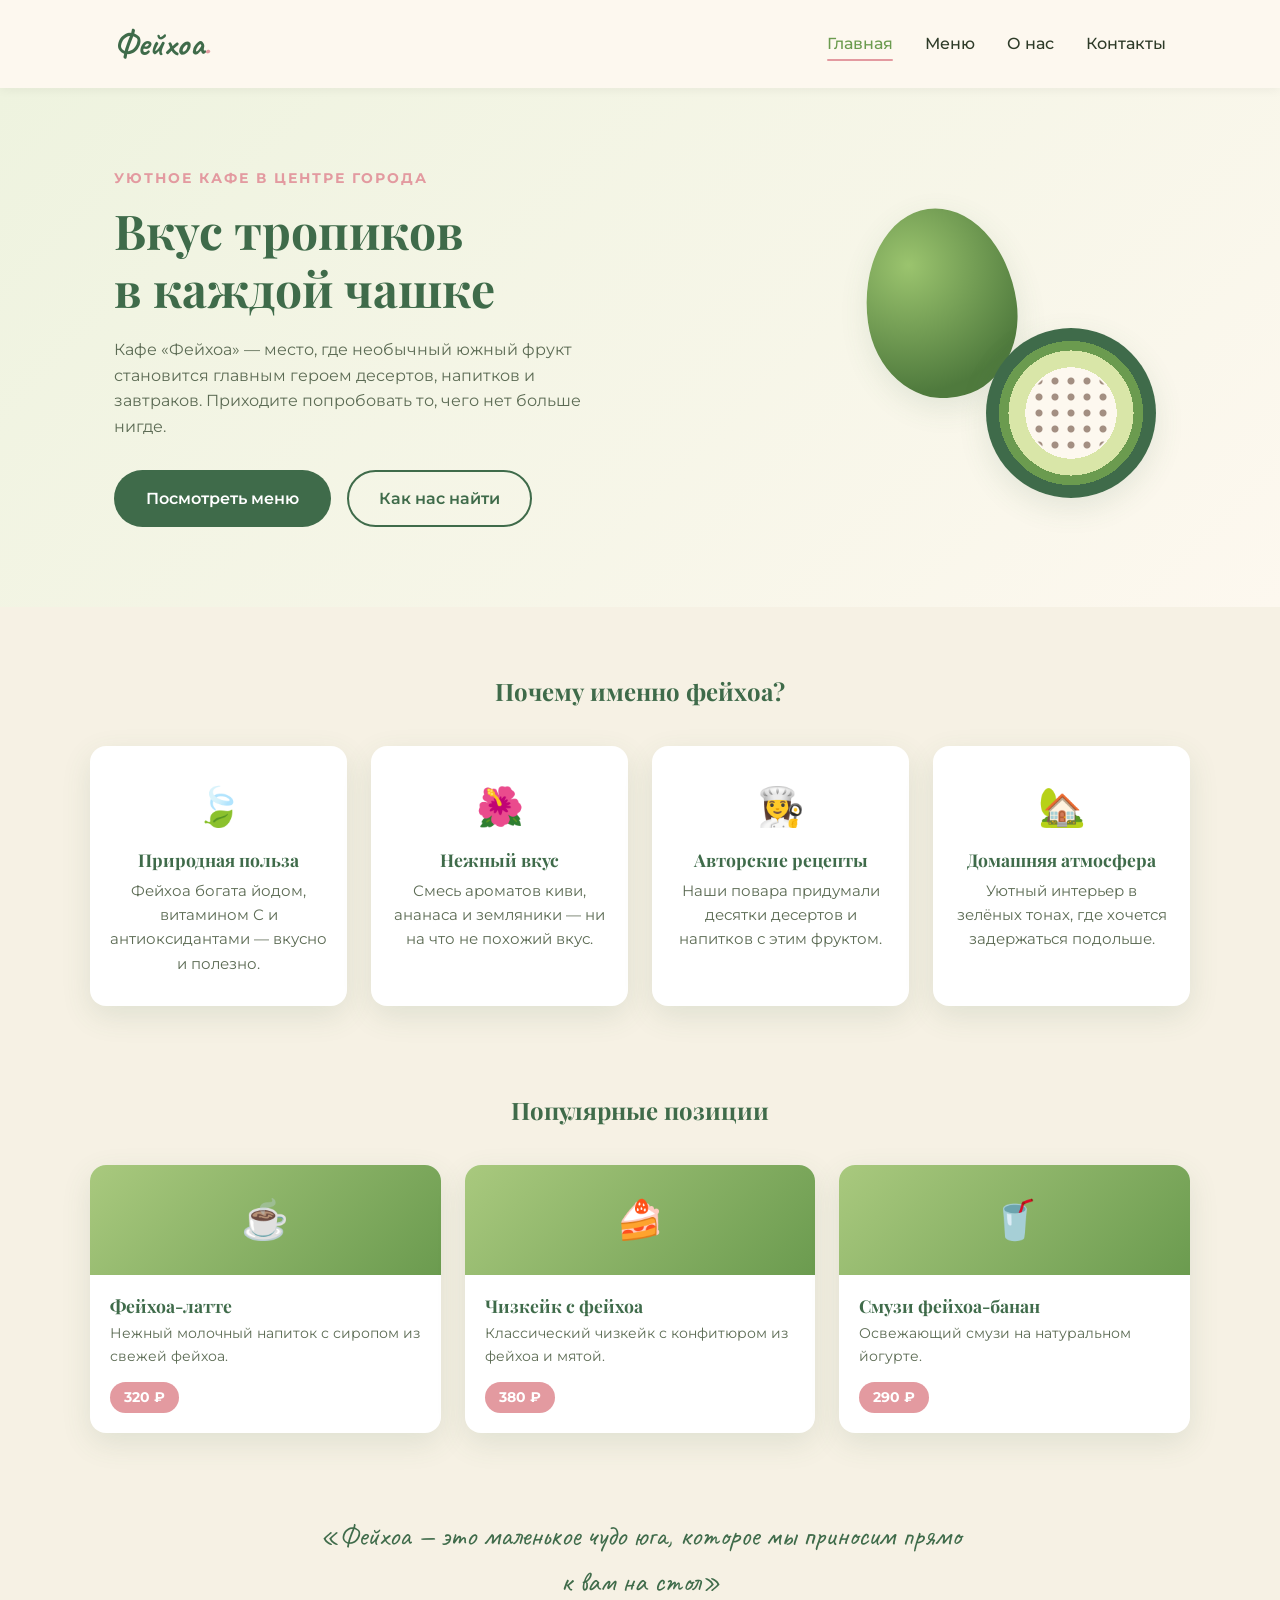
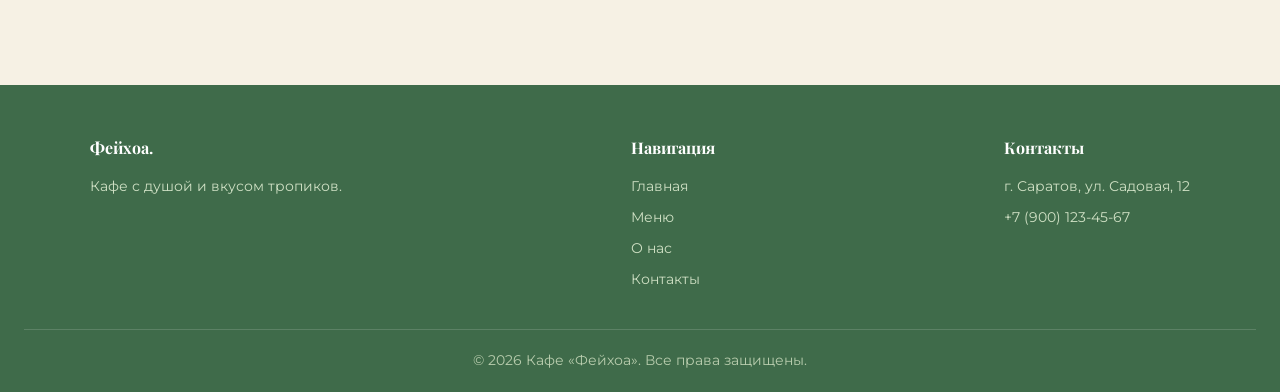
<file: index.html>
<!DOCTYPE html>
<html lang="ru">
<head>
<meta charset="UTF-8">
<meta name="viewport" content="width=device-width, initial-scale=1.0">
<title>Кафе «Фейхоа» — Главная</title>
<link rel="stylesheet" href="style.css">
</head>
<body>

<header class="site-header">
  <div class="header-inner">
    <a href="index.html" class="logo">Фейхоа<span class="logo-dot">.</span></a>
    <nav class="main-nav">
      <ul>
        <li><a href="index.html" class="active">Главная</a></li>
        <li><a href="menu.html">Меню</a></li>
        <li><a href="about.html">О нас</a></li>
        <li><a href="contacts.html">Контакты</a></li>
      </ul>
    </nav>
  </div>
</header>

<section class="hero">
  <div class="container hero-inner">
    <div class="hero-text">
      <p class="eyebrow">Уютное кафе в центре города</p>
      <h1>Вкус тропиков<br>в каждой чашке</h1>
      <p class="hero-desc">Кафе «Фейхоа» — место, где необычный южный фрукт становится главным героем десертов, напитков и завтраков. Приходите попробовать то, чего нет больше нигде.</p>
      <div class="hero-buttons">
        <a href="menu.html" class="btn btn-primary">Посмотреть меню</a>
        <a href="contacts.html" class="btn btn-outline">Как нас найти</a>
      </div>
    </div>
    <div class="hero-fruit">
      <div class="fruit-whole"></div>
      <div class="fruit-cut"></div>
    </div>
  </div>
</section>

<section class="features">
  <h2>Почему именно фейхоа?</h2>
  <div class="features-grid">
    <div class="feature-card">
      <span class="feature-icon">🍃</span>
      <h3>Природная польза</h3>
      <p>Фейхоа богата йодом, витамином С и антиоксидантами — вкусно и полезно.</p>
    </div>
    <div class="feature-card">
      <span class="feature-icon">🌺</span>
      <h3>Нежный вкус</h3>
      <p>Смесь ароматов киви, ананаса и земляники — ни на что не похожий вкус.</p>
    </div>
    <div class="feature-card">
      <span class="feature-icon">👩‍🍳</span>
      <h3>Авторские рецепты</h3>
      <p>Наши повара придумали десятки десертов и напитков с этим фруктом.</p>
    </div>
    <div class="feature-card">
      <span class="feature-icon">🏡</span>
      <h3>Домашняя атмосфера</h3>
      <p>Уютный интерьер в зелёных тонах, где хочется задержаться подольше.</p>
    </div>
  </div>
</section>

<section class="menu-preview">
  <h2 class="section-title">Популярные позиции</h2>
  <div class="preview-grid">
    <div class="dish-card">
      <div class="dish-thumb">☕</div>
      <div class="dish-body">
        <h3>Фейхоа-латте</h3>
        <p>Нежный молочный напиток с сиропом из свежей фейхоа.</p>
        <span class="dish-price">320 ₽</span>
      </div>
    </div>
    <div class="dish-card">
      <div class="dish-thumb">🍰</div>
      <div class="dish-body">
        <h3>Чизкейк с фейхоа</h3>
        <p>Классический чизкейк с конфитюром из фейхоа и мятой.</p>
        <span class="dish-price">380 ₽</span>
      </div>
    </div>
    <div class="dish-card">
      <div class="dish-thumb">🥤</div>
      <div class="dish-body">
        <h3>Смузи фейхоа-банан</h3>
        <p>Освежающий смузи на натуральном йогурте.</p>
        <span class="dish-price">290 ₽</span>
      </div>
    </div>
  </div>
</section>

<p class="quote">«Фейхоа — это маленькое чудо юга, которое мы приносим прямо к вам на стол»</p>

<footer class="site-footer">
  <div class="footer-inner">
    <div class="footer-col">
      <h4>Фейхоа.</h4>
      <p>Кафе с душой и вкусом тропиков.</p>
    </div>
    <div class="footer-col">
      <h4>Навигация</h4>
      <a href="index.html">Главная</a>
      <a href="menu.html">Меню</a>
      <a href="about.html">О нас</a>
      <a href="contacts.html">Контакты</a>
    </div>
    <div class="footer-col">
      <h4>Контакты</h4>
      <p>г. Саратов, ул. Садовая, 12</p>
      <p>+7 (900) 123-45-67</p>
    </div>
  </div>
  <div class="footer-bottom">© 2026 Кафе «Фейхоа». Все права защищены.</div>
</footer>

</body>
</html>
</file>
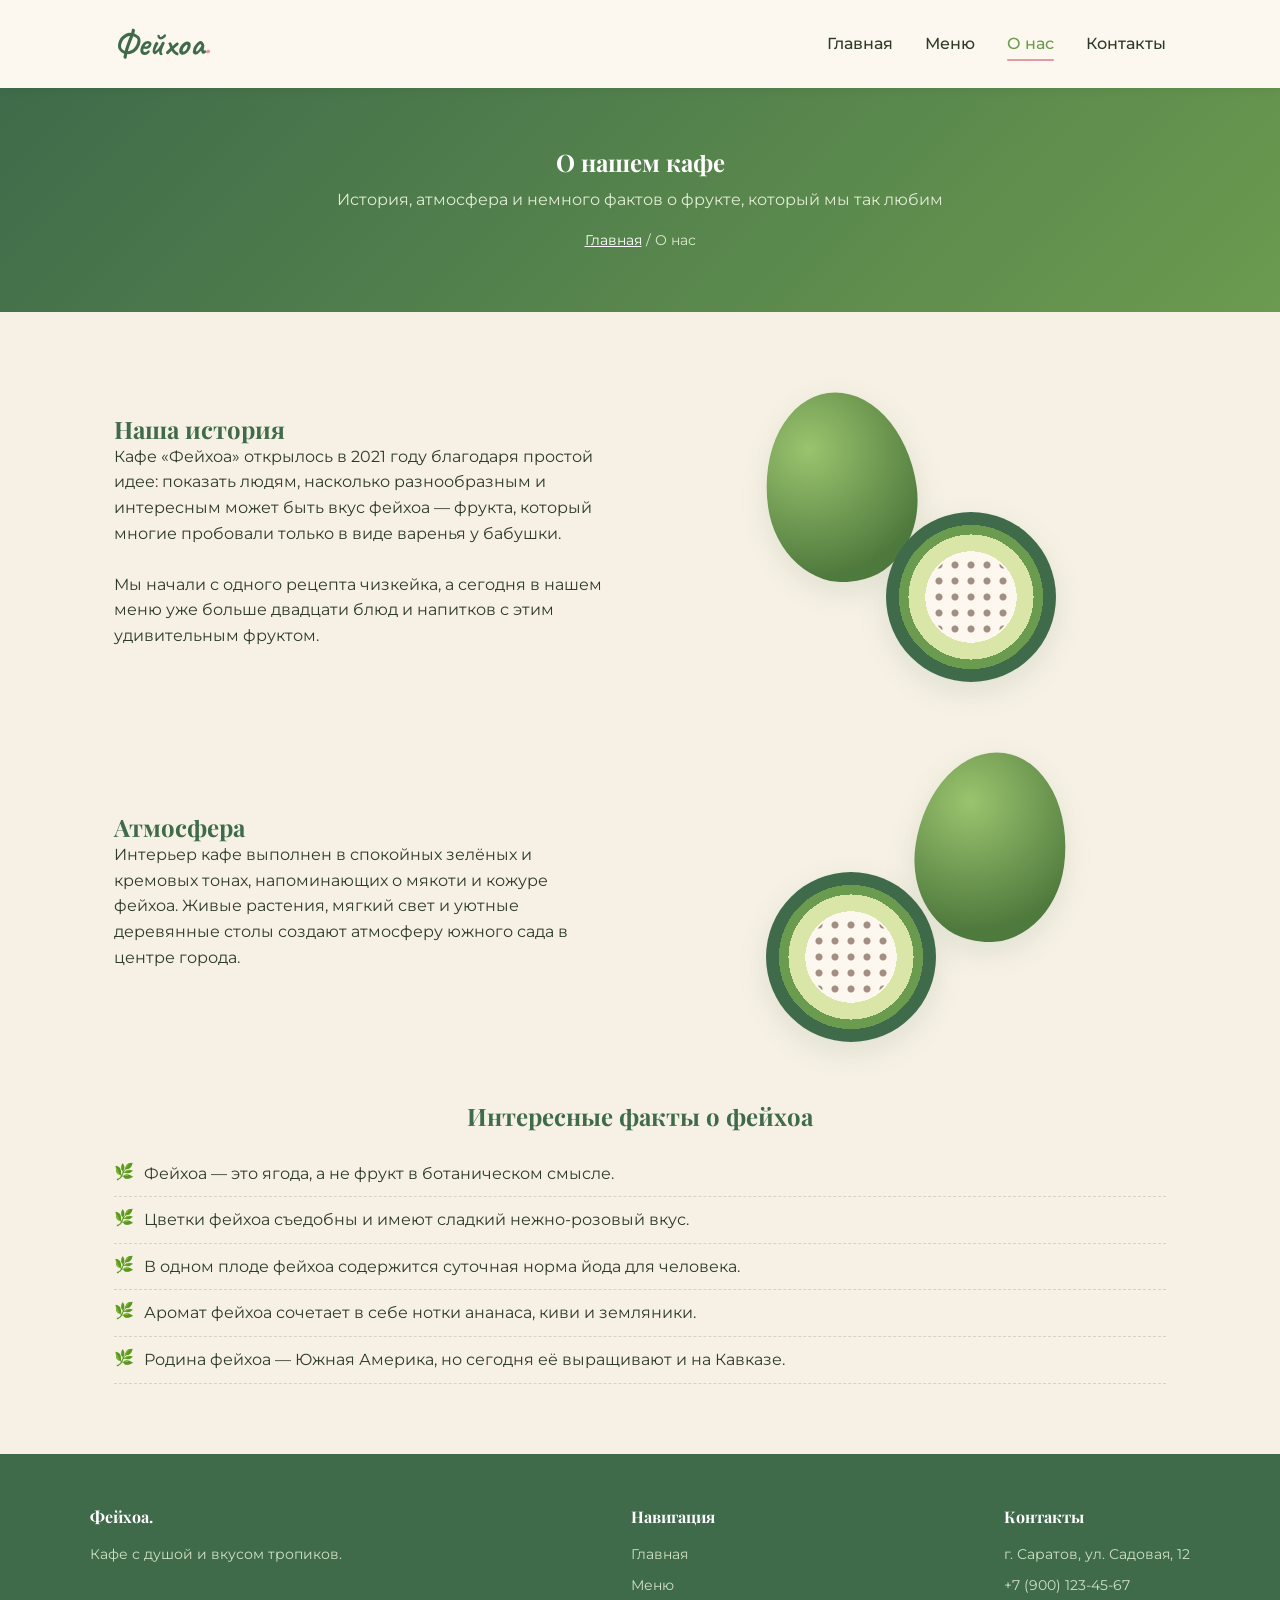
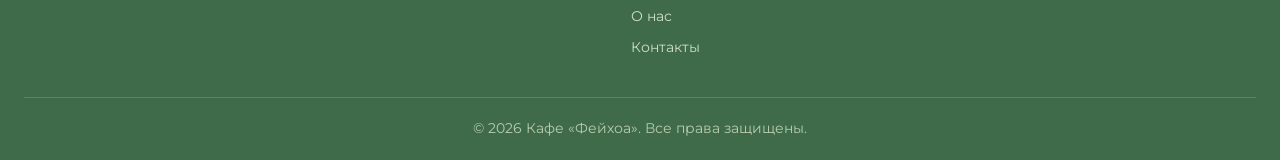
<file: about.html>
<!DOCTYPE html>
<html lang="ru">
<head>
<meta charset="UTF-8">
<meta name="viewport" content="width=device-width, initial-scale=1.0">
<title>Кафе «Фейхоа» — О нас</title>
<link rel="stylesheet" href="style.css">
</head>
<body>

<header class="site-header">
  <div class="header-inner">
    <a href="index.html" class="logo">Фейхоа<span class="logo-dot">.</span></a>
    <nav class="main-nav">
      <ul>
        <li><a href="index.html">Главная</a></li>
        <li><a href="menu.html">Меню</a></li>
        <li><a href="about.html" class="active">О нас</a></li>
        <li><a href="contacts.html">Контакты</a></li>
      </ul>
    </nav>
  </div>
</header>

<section class="page-header">
  <h1>О нашем кафе</h1>
  <p>История, атмосфера и немного фактов о фрукте, который мы так любим</p>
  <div class="breadcrumb"><a href="index.html">Главная</a> / О нас</div>
</section>

<section class="about-section">
  <div class="about-grid">
    <div>
      <h2>Наша история</h2>
      <p>Кафе «Фейхоа» открылось в 2021 году благодаря простой идее: показать людям, насколько разнообразным и интересным может быть вкус фейхоа — фрукта, который многие пробовали только в виде варенья у бабушки.</p><br>
      <p>Мы начали с одного рецепта чизкейка, а сегодня в нашем меню уже больше двадцати блюд и напитков с этим удивительным фруктом.</p>
    </div>
    <div class="about-visual">
      <div class="hero-fruit">
        <div class="fruit-whole"></div>
        <div class="fruit-cut"></div>
      </div>
    </div>
  </div>

  <div class="about-grid">
    <div class="about-visual" style="order:2;">
      <div class="hero-fruit">
        <div class="fruit-cut" style="left:0; right:auto;"></div>
        <div class="fruit-whole" style="left:auto; right:0; transform:rotate(8deg);"></div>
      </div>
    </div>
    <div>
      <h2>Атмосфера</h2>
      <p>Интерьер кафе выполнен в спокойных зелёных и кремовых тонах, напоминающих о мякоти и кожуре фейхоа. Живые растения, мягкий свет и уютные деревянные столы создают атмосферу южного сада в центре города.</p>
    </div>
  </div>

  <h2 style="text-align:center; margin-bottom:10px;">Интересные факты о фейхоа</h2>
  <ul class="facts-list">
    <li>Фейхоа — это ягода, а не фрукт в ботаническом смысле.</li>
    <li>Цветки фейхоа съедобны и имеют сладкий нежно-розовый вкус.</li>
    <li>В одном плоде фейхоа содержится суточная норма йода для человека.</li>
    <li>Аромат фейхоа сочетает в себе нотки ананаса, киви и земляники.</li>
    <li>Родина фейхоа — Южная Америка, но сегодня её выращивают и на Кавказе.</li>
  </ul>
</section>

<footer class="site-footer">
  <div class="footer-inner">
    <div class="footer-col">
      <h4>Фейхоа.</h4>
      <p>Кафе с душой и вкусом тропиков.</p>
    </div>
    <div class="footer-col">
      <h4>Навигация</h4>
      <a href="index.html">Главная</a>
      <a href="menu.html">Меню</a>
      <a href="about.html">О нас</a>
      <a href="contacts.html">Контакты</a>
    </div>
    <div class="footer-col">
      <h4>Контакты</h4>
      <p>г. Саратов, ул. Садовая, 12</p>
      <p>+7 (900) 123-45-67</p>
    </div>
  </div>
  <div class="footer-bottom">© 2026 Кафе «Фейхоа». Все права защищены.</div>
</footer>

</body>
</html>
</file>
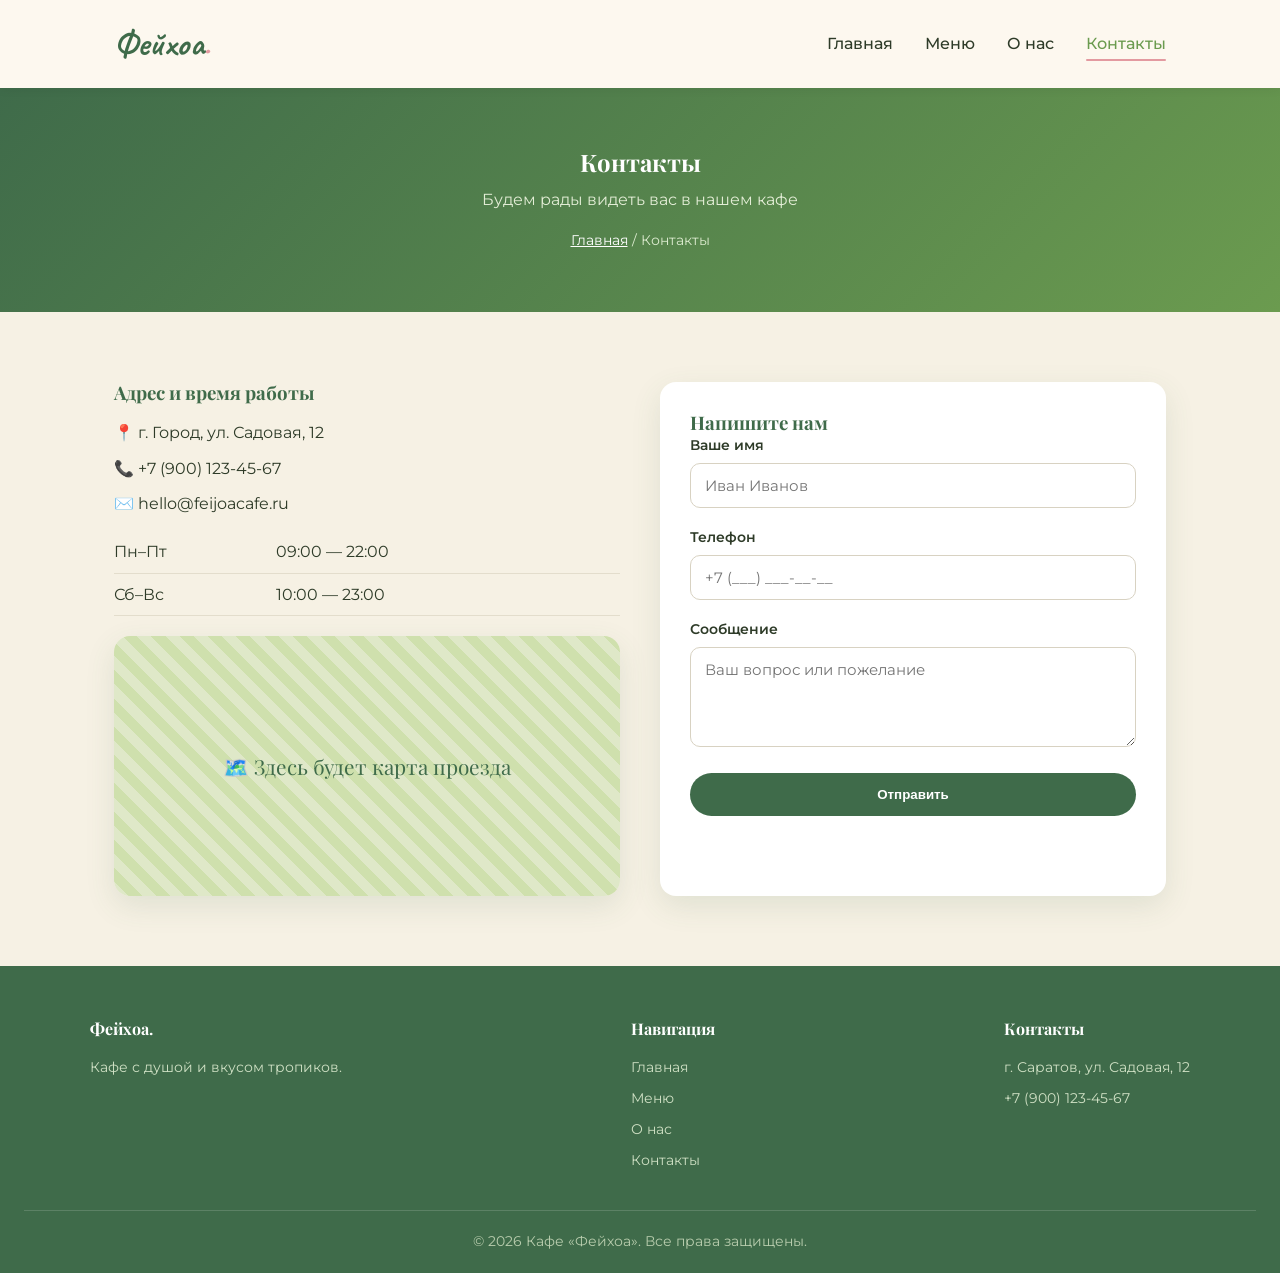
<file: contacts.html>
<!DOCTYPE html>
<html lang="ru">
<head>
<meta charset="UTF-8">
<meta name="viewport" content="width=device-width, initial-scale=1.0">
<title>Кафе «Фейхоа» — Контакты</title>
<link rel="stylesheet" href="style.css">
</head>
<body>

<header class="site-header">
  <div class="header-inner">
    <a href="index.html" class="logo">Фейхоа<span class="logo-dot">.</span></a>
    <nav class="main-nav">
      <ul>
        <li><a href="index.html">Главная</a></li>
        <li><a href="menu.html">Меню</a></li>
        <li><a href="about.html">О нас</a></li>
        <li><a href="contacts.html" class="active">Контакты</a></li>
      </ul>
    </nav>
  </div>
</header>

<section class="page-header">
  <h1>Контакты</h1>
  <p>Будем рады видеть вас в нашем кафе</p>
  <div class="breadcrumb"><a href="index.html">Главная</a> / Контакты</div>
</section>

<section class="contacts-grid">
  <div class="contact-info">
    <h3>Адрес и время работы</h3>
    <p>📍 г. Город, ул. Садовая, 12</p>
    <p>📞 +7 (900) 123-45-67</p>
    <p>✉️ hello@feijoacafe.ru</p>

    <table class="hours-table">
      <tr><td>Пн–Пт</td><td>09:00 — 22:00</td></tr>
      <tr><td>Сб–Вс</td><td>10:00 — 23:00</td></tr>
    </table>

    <div class="map-placeholder">🗺️ Здесь будет карта проезда</div>
  </div>

  <div class="contact-form">
    <h3>Напишите нам</h3>
    <form action="#" method="post">
      <div class="form-group">
        <label for="name">Ваше имя</label>
        <input type="text" id="name" name="name" placeholder="Иван Иванов">
      </div>
      <div class="form-group">
        <label for="phone">Телефон</label>
        <input type="tel" id="phone" name="phone" placeholder="+7 (___) ___-__-__">
      </div>
      <div class="form-group">
        <label for="message">Сообщение</label>
        <textarea id="message" name="message" placeholder="Ваш вопрос или пожелание"></textarea>
      </div>
      <button type="submit" class="btn btn-primary" style="width:100%; border:none; cursor:pointer;">Отправить</button>
    </form>
  </div>
</section>

<footer class="site-footer">
  <div class="footer-inner">
    <div class="footer-col">
      <h4>Фейхоа.</h4>
      <p>Кафе с душой и вкусом тропиков.</p>
    </div>
    <div class="footer-col">
      <h4>Навигация</h4>
      <a href="index.html">Главная</a>
      <a href="menu.html">Меню</a>
      <a href="about.html">О нас</a>
      <a href="contacts.html">Контакты</a>
    </div>
    <div class="footer-col">
      <h4>Контакты</h4>
      <p>г. Саратов, ул. Садовая, 12</p>
      <p>+7 (900) 123-45-67</p>
    </div>
  </div>
  <div class="footer-bottom">© 2026 Кафе «Фейхоа». Все права защищены.</div>
</footer>

</body>
</html>
</file>
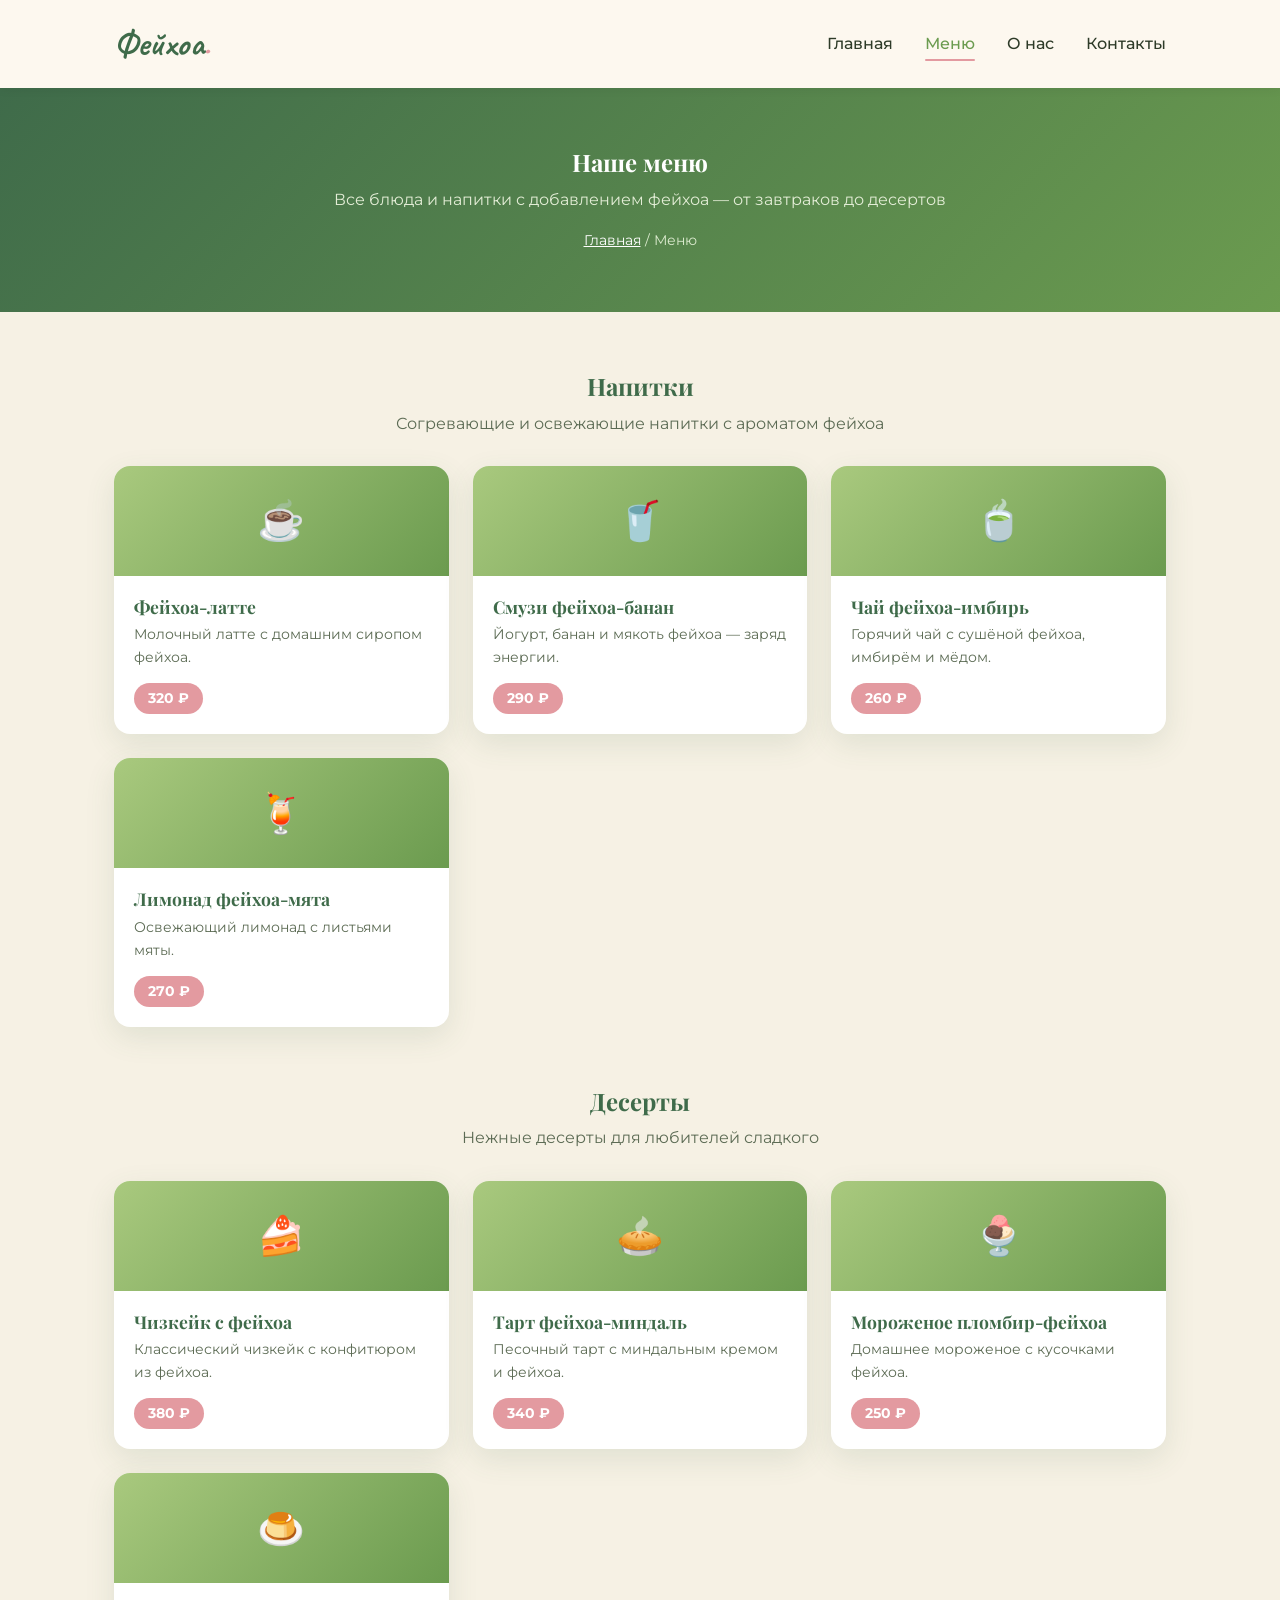
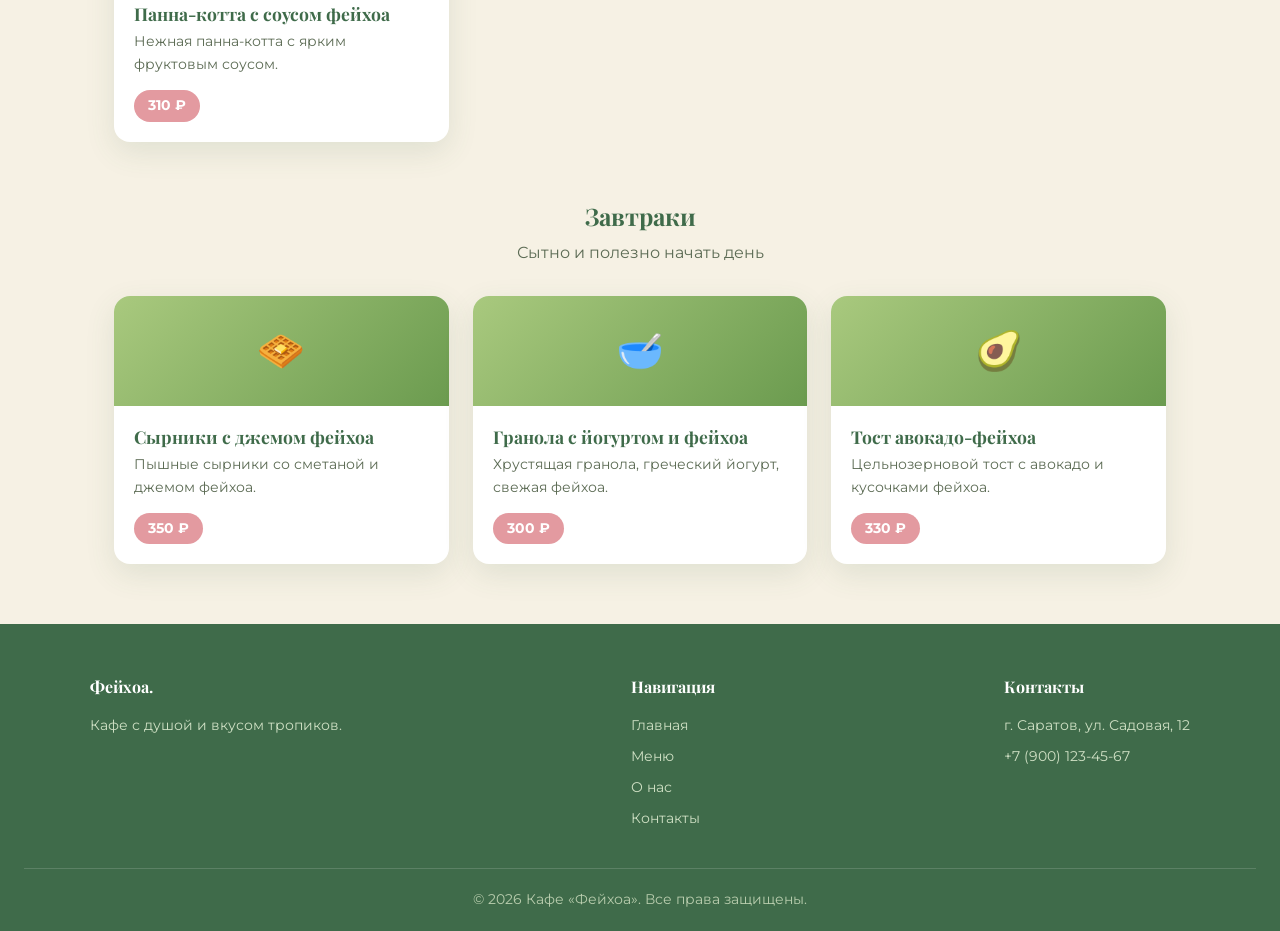
<file: menu.html>
<!DOCTYPE html>
<html lang="ru">
<head>
<meta charset="UTF-8">
<meta name="viewport" content="width=device-width, initial-scale=1.0">
<title>Кафе «Фейхоа» — Меню</title>
<link rel="stylesheet" href="style.css">
</head>
<body>

<header class="site-header">
  <div class="header-inner">
    <a href="index.html" class="logo">Фейхоа<span class="logo-dot">.</span></a>
    <nav class="main-nav">
      <ul>
        <li><a href="index.html">Главная</a></li>
        <li><a href="menu.html" class="active">Меню</a></li>
        <li><a href="about.html">О нас</a></li>
        <li><a href="contacts.html">Контакты</a></li>
      </ul>
    </nav>
  </div>
</header>

<section class="page-header">
  <h1>Наше меню</h1>
  <p>Все блюда и напитки с добавлением фейхоа — от завтраков до десертов</p>
  <div class="breadcrumb"><a href="index.html">Главная</a> / Меню</div>
</section>

<section class="menu-category" style="margin-top:60px;">
  <h2>Напитки</h2>
  <p class="cat-desc">Согревающие и освежающие напитки с ароматом фейхоа</p>
  <div class="menu-grid">
    <div class="dish-card">
      <div class="dish-thumb">☕</div>
      <div class="dish-body">
        <h3>Фейхоа-латте</h3>
        <p>Молочный латте с домашним сиропом фейхоа.</p>
        <span class="dish-price">320 ₽</span>
      </div>
    </div>
    <div class="dish-card">
      <div class="dish-thumb">🥤</div>
      <div class="dish-body">
        <h3>Смузи фейхоа-банан</h3>
        <p>Йогурт, банан и мякоть фейхоа — заряд энергии.</p>
        <span class="dish-price">290 ₽</span>
      </div>
    </div>
    <div class="dish-card">
      <div class="dish-thumb">🍵</div>
      <div class="dish-body">
        <h3>Чай фейхоа-имбирь</h3>
        <p>Горячий чай с сушёной фейхоа, имбирём и мёдом.</p>
        <span class="dish-price">260 ₽</span>
      </div>
    </div>
    <div class="dish-card">
      <div class="dish-thumb">🍹</div>
      <div class="dish-body">
        <h3>Лимонад фейхоа-мята</h3>
        <p>Освежающий лимонад с листьями мяты.</p>
        <span class="dish-price">270 ₽</span>
      </div>
    </div>
  </div>
</section>

<section class="menu-category">
  <h2>Десерты</h2>
  <p class="cat-desc">Нежные десерты для любителей сладкого</p>
  <div class="menu-grid">
    <div class="dish-card">
      <div class="dish-thumb">🍰</div>
      <div class="dish-body">
        <h3>Чизкейк с фейхоа</h3>
        <p>Классический чизкейк с конфитюром из фейхоа.</p>
        <span class="dish-price">380 ₽</span>
      </div>
    </div>
    <div class="dish-card">
      <div class="dish-thumb">🥧</div>
      <div class="dish-body">
        <h3>Тарт фейхоа-миндаль</h3>
        <p>Песочный тарт с миндальным кремом и фейхоа.</p>
        <span class="dish-price">340 ₽</span>
      </div>
    </div>
    <div class="dish-card">
      <div class="dish-thumb">🍨</div>
      <div class="dish-body">
        <h3>Мороженое пломбир-фейхоа</h3>
        <p>Домашнее мороженое с кусочками фейхоа.</p>
        <span class="dish-price">250 ₽</span>
      </div>
    </div>
    <div class="dish-card">
      <div class="dish-thumb">🍮</div>
      <div class="dish-body">
        <h3>Панна-котта с соусом фейхоа</h3>
        <p>Нежная панна-котта с ярким фруктовым соусом.</p>
        <span class="dish-price">310 ₽</span>
      </div>
    </div>
  </div>
</section>

<section class="menu-category">
  <h2>Завтраки</h2>
  <p class="cat-desc">Сытно и полезно начать день</p>
  <div class="menu-grid">
    <div class="dish-card">
      <div class="dish-thumb">🧇</div>
      <div class="dish-body">
        <h3>Сырники с джемом фейхоа</h3>
        <p>Пышные сырники со сметаной и джемом фейхоа.</p>
        <span class="dish-price">350 ₽</span>
      </div>
    </div>
    <div class="dish-card">
      <div class="dish-thumb">🥣</div>
      <div class="dish-body">
        <h3>Гранола с йогуртом и фейхоа</h3>
        <p>Хрустящая гранола, греческий йогурт, свежая фейхоа.</p>
        <span class="dish-price">300 ₽</span>
      </div>
    </div>
    <div class="dish-card">
      <div class="dish-thumb">🥑</div>
      <div class="dish-body">
        <h3>Тост авокадо-фейхоа</h3>
        <p>Цельнозерновой тост с авокадо и кусочками фейхоа.</p>
        <span class="dish-price">330 ₽</span>
      </div>
    </div>
  </div>
</section>

<footer class="site-footer">
  <div class="footer-inner">
    <div class="footer-col">
      <h4>Фейхоа.</h4>
      <p>Кафе с душой и вкусом тропиков.</p>
    </div>
    <div class="footer-col">
      <h4>Навигация</h4>
      <a href="index.html">Главная</a>
      <a href="menu.html">Меню</a>
      <a href="about.html">О нас</a>
      <a href="contacts.html">Контакты</a>
    </div>
    <div class="footer-col">
      <h4>Контакты</h4>
      <p>г. Саратов, ул. Садовая, 12</p>
      <p>+7 (900) 123-45-67</p>
    </div>
  </div>
  <div class="footer-bottom">© 2026 Кафе «Фейхоа». Все права защищены.</div>
</footer>

</body>
</html>
</file>
<file: style.css>
@import url('https://fonts.googleapis.com/css2?family=Playfair+Display:wght@600;700&family=Montserrat:wght@400;500;600;700&family=Caveat:wght@600;700&display=swap');

:root {
  --green-dark: #3f6b4a;
  --green: #6b9b4f;
  --green-light: #a9c97e;
  --cream: #fdf8ef;
  --bg: #f6f1e4;
  --pink: #e39aa0;
  --text: #2e3b28;
  --text-light: #5c6b54;
  --radius: 16px;
  --shadow: 0 10px 30px rgba(63, 107, 74, 0.12);
}

* { box-sizing: border-box; margin: 0; padding: 0; }
html { scroll-behavior: smooth; }
body { font-family: 'Montserrat', sans-serif; color: var(--text); background: var(--bg); line-height: 1.6; }
h1, h2, h3 { font-family: 'Playfair Display', serif; color: var(--green-dark); line-height: 1.2; }
.container { max-width: 1100px; margin: 0 auto; padding: 0 24px; }
a { text-decoration: none; color: inherit; }
ul { list-style: none; }

/* HEADER */
.site-header { background: var(--cream); box-shadow: 0 2px 10px rgba(0,0,0,0.05); position: sticky; top: 0; z-index: 100; }
.header-inner { display: flex; align-items: center; justify-content: space-between; padding: 16px 24px; max-width: 1100px; margin: 0 auto; }
.logo { font-family: 'Caveat', cursive; font-size: 2.2rem; color: var(--green-dark); font-weight: 700; }
.logo-dot { color: var(--pink); }
.main-nav ul { display: flex; gap: 32px; flex-wrap: wrap; justify-content: center; }
.main-nav a { font-weight: 500; position: relative; padding: 4px 0; transition: color .2s; }
.main-nav a:hover, .main-nav a.active { color: var(--green); }
.main-nav a.active::after, .main-nav a:hover::after {
  content: ""; position: absolute; left: 0; right: 0; bottom: -4px; height: 2px;
  background: var(--pink); border-radius: 2px;
}

/* BUTTONS */
.btn { display: inline-block; padding: 14px 30px; border-radius: 50px; font-weight: 600; transition: all .25s; border: 2px solid transparent; }
.btn-primary { background: var(--green-dark); color: #fff; }
.btn-primary:hover { background: var(--green); transform: translateY(-2px); box-shadow: var(--shadow); }
.btn-outline { border-color: var(--green-dark); color: var(--green-dark); }
.btn-outline:hover { background: var(--green-dark); color: #fff; }

/* HERO */
.hero { background: linear-gradient(135deg, #eef3df, var(--cream)); padding: 80px 0; overflow: hidden; }
.hero-inner { display: flex; align-items: center; justify-content: space-between; gap: 40px; flex-wrap: wrap; }
.hero-text { flex: 1 1 420px; }
.eyebrow { text-transform: uppercase; letter-spacing: 2px; color: var(--pink); font-weight: 700; margin-bottom: 12px; font-size: .85rem; }
.hero-text h1 { font-size: 3rem; margin-bottom: 20px; }
.hero-desc { color: var(--text-light); margin-bottom: 30px; max-width: 480px; }
.hero-buttons { display: flex; gap: 16px; flex-wrap: wrap; }

.hero-fruit { position: relative; width: 300px; height: 300px; flex: 0 0 300px; }
.fruit-whole {
  position: absolute; left: 0; top: 10px; width: 150px; height: 190px;
  border-radius: 50% 50% 48% 48% / 55% 55% 45% 45%;
  background: radial-gradient(circle at 32% 28%, #9bc46e, #4f7a3d 75%);
  box-shadow: var(--shadow); transform: rotate(-8deg);
}
.fruit-cut {
  position: absolute; right: 10px; bottom: 0; width: 170px; height: 170px; border-radius: 50%;
  background: radial-gradient(circle, var(--cream) 0 38%, #d9e6a8 38% 52%, var(--green) 52% 60%, var(--green-dark) 60% 100%);
  box-shadow: var(--shadow);
}
.fruit-cut::before {
  content: ""; position: absolute; inset: 0; border-radius: 50%;
  background-image: radial-gradient(circle, #5a3a2a 3px, transparent 4px);
  background-size: 16px 16px; background-position: center; opacity: .55;
  -webkit-mask-image: radial-gradient(circle, black 0 36%, transparent 37%);
  mask-image: radial-gradient(circle, black 0 36%, transparent 37%);
}

/* FEATURES */
.features { padding: 70px 24px; text-align: center; }
.features h2 { margin-bottom: 40px; }
.features-grid { display: grid; grid-template-columns: repeat(auto-fit, minmax(220px, 1fr)); gap: 24px; max-width: 1100px; margin: 0 auto; }
.feature-card { background: #fff; border-radius: var(--radius); padding: 30px 20px; box-shadow: var(--shadow); transition: transform .25s; }
.feature-card:hover { transform: translateY(-6px); }
.feature-icon { font-size: 2.4rem; margin-bottom: 12px; display: block; }
.feature-card h3 { font-size: 1.1rem; margin-bottom: 8px; }
.feature-card p { color: var(--text-light); font-size: .95rem; }

/* CARDS / MENU GRID */
.section-title { text-align: center; margin-bottom: 40px; }
.menu-preview { padding: 20px 24px 80px; }
.preview-grid, .menu-grid { display: grid; grid-template-columns: repeat(auto-fit, minmax(260px, 1fr)); gap: 24px; max-width: 1100px; margin: 0 auto; }
.dish-card { background: #fff; border-radius: var(--radius); overflow: hidden; box-shadow: var(--shadow); display: flex; flex-direction: column; transition: transform .25s; }
.dish-card:hover { transform: translateY(-5px); }
.dish-thumb { height: 110px; background: linear-gradient(135deg, var(--green-light), var(--green)); display: flex; align-items: center; justify-content: center; font-size: 2.4rem; }
.dish-body { padding: 20px; flex: 1; display: flex; flex-direction: column; }
.dish-body h3 { font-size: 1.1rem; margin-bottom: 6px; }
.dish-body p { color: var(--text-light); font-size: .9rem; flex: 1; margin-bottom: 14px; }
.dish-price { align-self: flex-start; background: var(--pink); color: #fff; padding: 4px 14px; border-radius: 20px; font-weight: 700; font-size: .9rem; }

.quote { max-width: 700px; margin: 0 auto 80px; text-align: center; padding: 0 24px; font-family: 'Caveat', cursive; font-size: 1.8rem; color: var(--green-dark); }

/* FOOTER */
.site-footer { background: var(--green-dark); color: #eef3df; padding: 50px 24px 20px; }
.footer-inner { display: flex; justify-content: space-between; gap: 30px; flex-wrap: wrap; max-width: 1100px; margin: 0 auto; }
.footer-col h4 { font-family: 'Playfair Display', serif; margin-bottom: 14px; color: #fff; }
.footer-col p, .footer-col a { color: #cfe0c4; font-size: .9rem; display: block; margin-bottom: 8px; }
.footer-col a:hover { color: var(--pink); }
.footer-bottom { text-align: center; margin-top: 30px; padding-top: 20px; border-top: 1px solid rgba(255,255,255,0.15); font-size: .85rem; color: #b9cdae; }

/* INNER PAGE HEADER */
.page-header { background: linear-gradient(135deg, var(--green-dark), var(--green)); color: #fff; padding: 60px 24px; text-align: center; }
.page-header h1 { color: #fff; }
.page-header p { color: #e3edd6; margin-top: 10px; }
.breadcrumb { margin-top: 16px; font-size: .9rem; color: #dcebcf; }
.breadcrumb a { color: #fff; text-decoration: underline; }

/* ABOUT */
.about-section { padding: 70px 24px; max-width: 1100px; margin: 0 auto; }
.about-grid { display: grid; grid-template-columns: 1fr 1fr; gap: 50px; align-items: center; margin-bottom: 60px; }
.about-visual { display: flex; justify-content: center; }
.facts-list { margin-top: 20px; }
.facts-list li { padding: 10px 0 10px 30px; position: relative; border-bottom: 1px dashed #d8d2c2; }
.facts-list li::before { content: "🌿"; position: absolute; left: 0; top: 8px; }

/* CONTACTS */
.contacts-grid { display: grid; grid-template-columns: 1fr 1fr; gap: 40px; padding: 70px 24px; max-width: 1100px; margin: 0 auto; }
.contact-info h3 { margin-bottom: 16px; }
.contact-info p { margin-bottom: 10px; }
.hours-table { width: 100%; border-collapse: collapse; margin-top: 14px; }
.hours-table td { padding: 8px 0; border-bottom: 1px solid #e3ddcc; }
.map-placeholder {
  height: 260px; border-radius: var(--radius);
  background: repeating-linear-gradient(45deg, #dfe8c8, #dfe8c8 10px, #cfe0ad 10px, #cfe0ad 20px);
  display: flex; align-items: center; justify-content: center;
  font-family: 'Playfair Display', serif; color: var(--green-dark); font-size: 1.3rem; box-shadow: var(--shadow); margin-top: 20px;
}
.contact-form { background: #fff; padding: 30px; border-radius: var(--radius); box-shadow: var(--shadow); }
.form-group { margin-bottom: 18px; }
.form-group label { display: block; margin-bottom: 6px; font-weight: 600; font-size: .9rem; }
.form-group input, .form-group textarea {
  width: 100%; padding: 12px 14px; border: 1px solid #d8d2c2; border-radius: 10px; font-family: inherit; font-size: .95rem;
}
.form-group textarea { resize: vertical; min-height: 100px; }

/* MENU PAGE */
.menu-category { margin-bottom: 60px; max-width: 1100px; margin-left: auto; margin-right: auto; padding: 0 24px; }
.menu-category h2 { margin-bottom: 10px; text-align: center; }
.menu-category .cat-desc { color: var(--text-light); margin-bottom: 30px; text-align: center; }

@media (max-width: 760px) {
  .header-inner { flex-direction: column; gap: 14px; }
  .hero-inner { flex-direction: column; text-align: center; }
  .hero-desc { margin-left: auto; margin-right: auto; }
  .hero-buttons { justify-content: center; }
  .about-grid, .contacts-grid { grid-template-columns: 1fr; }
  .hero-text h1 { font-size: 2.2rem; }
}
</file>
